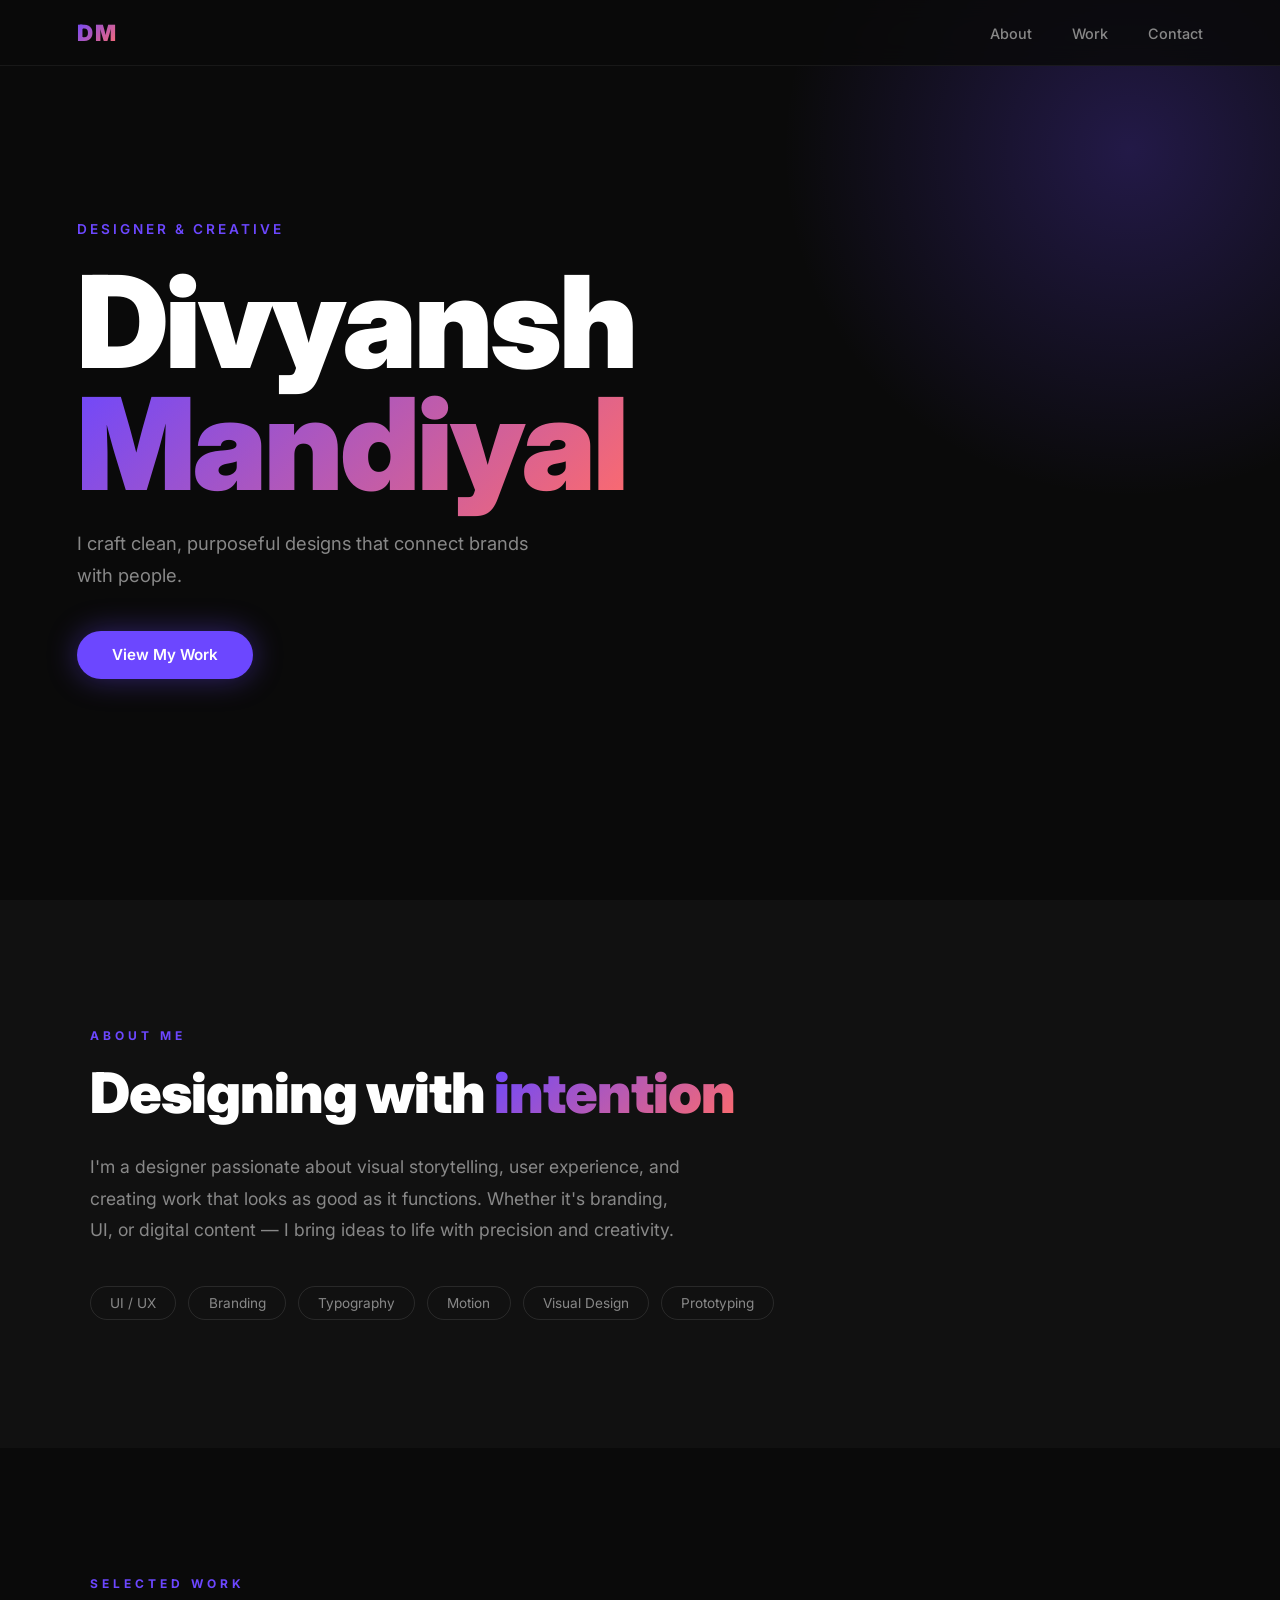
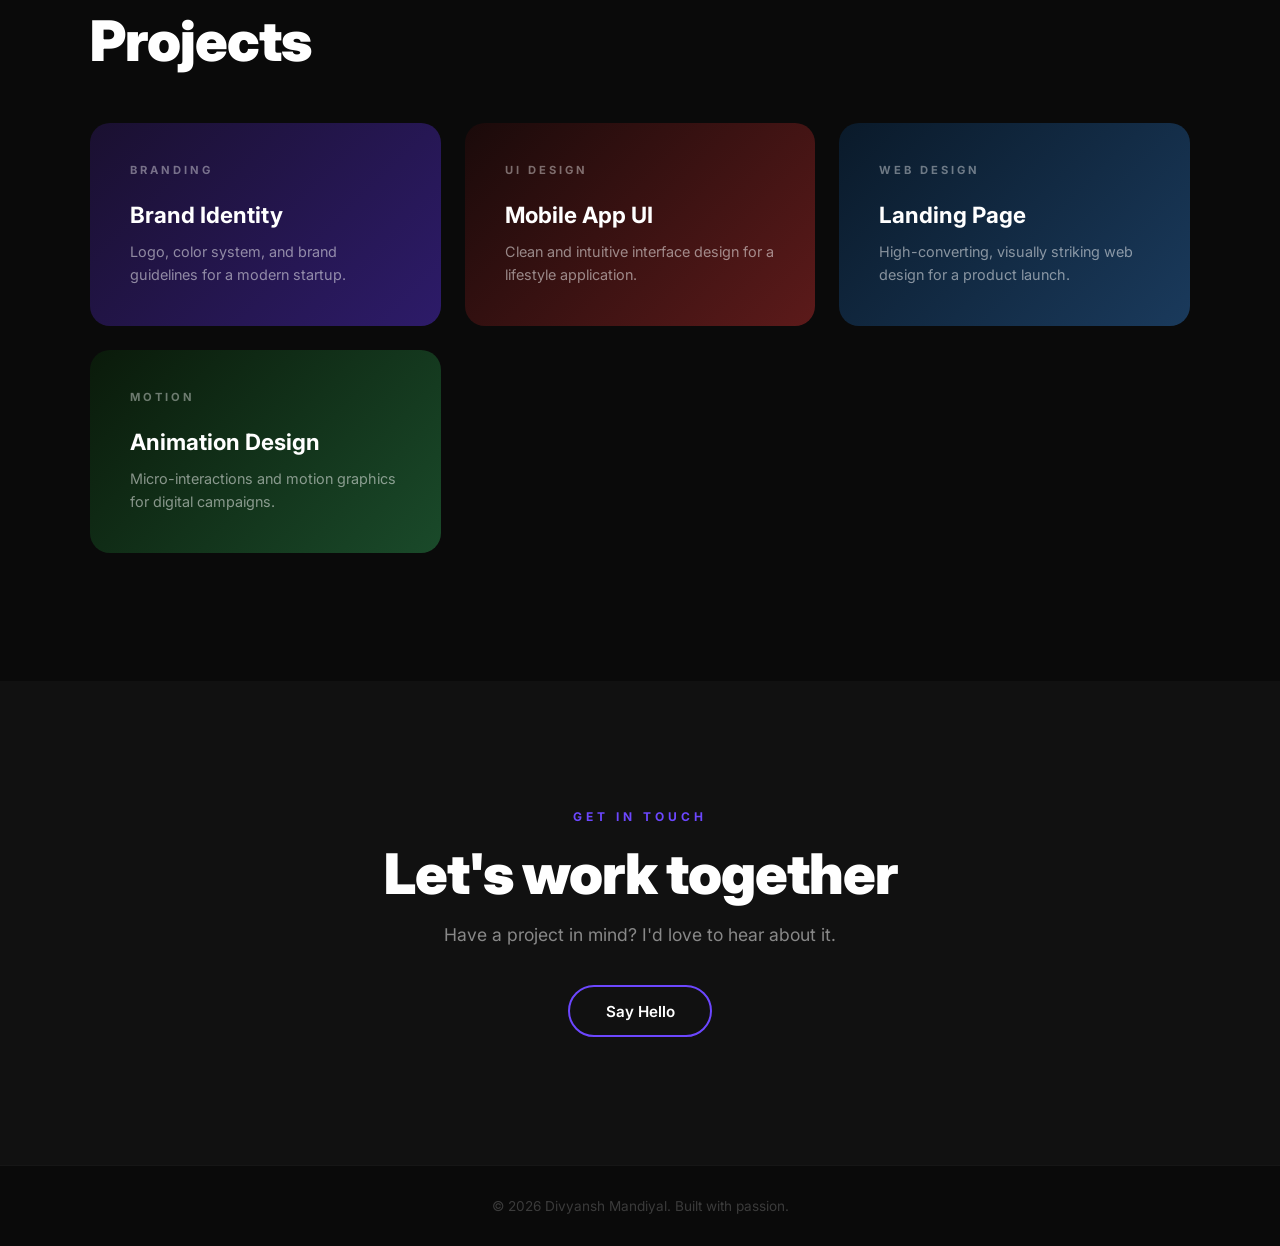
<file: index.html>
<!DOCTYPE html>
<html lang="en">
<head>
  <meta charset="UTF-8" />
  <meta name="viewport" content="width=device-width, initial-scale=1.0"/>
  <title>Divyansh Mandiyal — Design Portfolio</title>
  <link rel="stylesheet" href="style.css" />
  <link href="https://fonts.googleapis.com/css2?family=Inter:wght@300;400;600;700;900&display=swap" rel="stylesheet"/>
</head>
<body>

  <!-- NAV -->
  <nav>
    <div class="nav-logo">DM</div>
    <ul class="nav-links">
      <li><a href="#about">About</a></li>
      <li><a href="#work">Work</a></li>
      <li><a href="#contact">Contact</a></li>
    </ul>
  </nav>

  <!-- HERO -->
  <section class="hero">
    <div class="hero-content">
      <p class="hero-tag">Designer & Creative</p>
      <h1>Divyansh<br/><span>Mandiyal</span></h1>
      <p class="hero-sub">I craft clean, purposeful designs that connect brands with people.</p>
      <a href="#work" class="btn">View My Work</a>
    </div>
    <div class="hero-blob"></div>
  </section>

  <!-- ABOUT -->
  <section id="about" class="about">
    <div class="section-inner">
      <span class="section-label">About Me</span>
      <h2>Designing with <em>intention</em></h2>
      <p>I'm a designer passionate about visual storytelling, user experience, and creating work that looks as good as it functions. Whether it's branding, UI, or digital content — I bring ideas to life with precision and creativity.</p>
      <div class="skills">
        <span>UI / UX</span>
        <span>Branding</span>
        <span>Typography</span>
        <span>Motion</span>
        <span>Visual Design</span>
        <span>Prototyping</span>
      </div>
    </div>
  </section>

  <!-- WORK -->
  <section id="work" class="work">
    <div class="section-inner">
      <span class="section-label">Selected Work</span>
      <h2>Projects</h2>
      <div class="grid">
        <div class="card card-1">
          <div class="card-tag">Branding</div>
          <h3>Brand Identity</h3>
          <p>Logo, color system, and brand guidelines for a modern startup.</p>
        </div>
        <div class="card card-2">
          <div class="card-tag">UI Design</div>
          <h3>Mobile App UI</h3>
          <p>Clean and intuitive interface design for a lifestyle application.</p>
        </div>
        <div class="card card-3">
          <div class="card-tag">Web Design</div>
          <h3>Landing Page</h3>
          <p>High-converting, visually striking web design for a product launch.</p>
        </div>
        <div class="card card-4">
          <div class="card-tag">Motion</div>
          <h3>Animation Design</h3>
          <p>Micro-interactions and motion graphics for digital campaigns.</p>
        </div>
      </div>
    </div>
  </section>

  <!-- CONTACT -->
  <section id="contact" class="contact">
    <div class="section-inner">
      <span class="section-label">Get In Touch</span>
      <h2>Let's work together</h2>
      <p>Have a project in mind? I'd love to hear about it.</p>
      <a href="mailto:hello@divyanshmandiyal.com" class="btn btn-outline">Say Hello</a>
    </div>
  </section>

  <!-- FOOTER -->
  <footer>
    <p>© 2026 Divyansh Mandiyal. Built with passion.</p>
  </footer>

</body>
</html>
</file>
<file: style.css>
*, *::before, *::after { box-sizing: border-box; margin: 0; padding: 0; }

:root {
  --black: #0a0a0a;
  --white: #ffffff;
  --accent: #6c47ff;
  --accent2: #ff6b6b;
  --gray: #888;
  --light: #f4f4f8;
}

html { scroll-behavior: smooth; }

body {
  font-family: 'Inter', sans-serif;
  background: var(--black);
  color: var(--white);
  overflow-x: hidden;
}

/* NAV */
nav {
  position: fixed;
  top: 0; left: 0; right: 0;
  display: flex;
  justify-content: space-between;
  align-items: center;
  padding: 1.2rem 6%;
  background: rgba(10,10,10,0.85);
  backdrop-filter: blur(12px);
  z-index: 100;
  border-bottom: 1px solid rgba(255,255,255,0.06);
}

.nav-logo {
  font-size: 1.4rem;
  font-weight: 900;
  letter-spacing: 2px;
  background: linear-gradient(135deg, var(--accent), var(--accent2));
  -webkit-background-clip: text;
  -webkit-text-fill-color: transparent;
}

.nav-links { list-style: none; display: flex; gap: 2.5rem; }
.nav-links a {
  text-decoration: none;
  color: var(--gray);
  font-size: 0.9rem;
  font-weight: 500;
  transition: color 0.2s;
}
.nav-links a:hover { color: var(--white); }

/* HERO */
.hero {
  min-height: 100vh;
  display: flex;
  align-items: center;
  padding: 0 6%;
  position: relative;
  overflow: hidden;
}

.hero-content { position: relative; z-index: 2; max-width: 700px; }

.hero-tag {
  font-size: 0.85rem;
  font-weight: 600;
  letter-spacing: 3px;
  text-transform: uppercase;
  color: var(--accent);
  margin-bottom: 1.5rem;
}

.hero h1 {
  font-size: clamp(3.5rem, 10vw, 8rem);
  font-weight: 900;
  line-height: 0.95;
  letter-spacing: -3px;
  margin-bottom: 1.5rem;
}

.hero h1 span {
  background: linear-gradient(135deg, var(--accent), var(--accent2));
  -webkit-background-clip: text;
  -webkit-text-fill-color: transparent;
}

.hero-sub {
  font-size: 1.15rem;
  color: var(--gray);
  max-width: 480px;
  line-height: 1.7;
  margin-bottom: 2.5rem;
}

.hero-blob {
  position: absolute;
  top: -200px; right: -200px;
  width: 700px; height: 700px;
  background: radial-gradient(circle, rgba(108,71,255,0.25) 0%, transparent 70%);
  border-radius: 50%;
  pointer-events: none;
}

/* BUTTONS */
.btn {
  display: inline-block;
  padding: 0.9rem 2.2rem;
  background: var(--accent);
  color: var(--white);
  text-decoration: none;
  border-radius: 50px;
  font-weight: 600;
  font-size: 0.95rem;
  transition: transform 0.2s, box-shadow 0.2s;
  box-shadow: 0 0 30px rgba(108,71,255,0.4);
}
.btn:hover {
  transform: translateY(-2px);
  box-shadow: 0 8px 40px rgba(108,71,255,0.6);
}

.btn-outline {
  background: transparent;
  border: 2px solid var(--accent);
  box-shadow: none;
}
.btn-outline:hover {
  background: var(--accent);
  box-shadow: 0 8px 40px rgba(108,71,255,0.5);
}

/* SECTIONS */
.section-inner { max-width: 1100px; margin: 0 auto; }

.section-label {
  font-size: 0.75rem;
  font-weight: 700;
  letter-spacing: 4px;
  text-transform: uppercase;
  color: var(--accent);
  display: block;
  margin-bottom: 1rem;
}

/* ABOUT */
.about {
  padding: 8rem 6%;
  background: #111;
}

.about h2 {
  font-size: clamp(2rem, 5vw, 3.5rem);
  font-weight: 900;
  letter-spacing: -1px;
  margin-bottom: 1.5rem;
}
.about h2 em {
  font-style: normal;
  background: linear-gradient(135deg, var(--accent), var(--accent2));
  -webkit-background-clip: text;
  -webkit-text-fill-color: transparent;
}

.about p {
  font-size: 1.1rem;
  color: var(--gray);
  max-width: 600px;
  line-height: 1.8;
  margin-bottom: 2.5rem;
}

.skills { display: flex; flex-wrap: wrap; gap: 0.75rem; }
.skills span {
  padding: 0.5rem 1.2rem;
  border: 1px solid rgba(255,255,255,0.1);
  border-radius: 50px;
  font-size: 0.85rem;
  color: var(--gray);
  transition: border-color 0.2s, color 0.2s;
}
.skills span:hover {
  border-color: var(--accent);
  color: var(--white);
}

/* WORK */
.work { padding: 8rem 6%; }

.work h2 {
  font-size: clamp(2rem, 5vw, 3.5rem);
  font-weight: 900;
  letter-spacing: -1px;
  margin-bottom: 3rem;
}

.grid {
  display: grid;
  grid-template-columns: repeat(auto-fit, minmax(280px, 1fr));
  gap: 1.5rem;
}

.card {
  border-radius: 20px;
  padding: 2.5rem;
  position: relative;
  overflow: hidden;
  transition: transform 0.3s;
  cursor: pointer;
}
.card:hover { transform: translateY(-6px); }

.card-1 { background: linear-gradient(135deg, #1a1030, #2d1b69); }
.card-2 { background: linear-gradient(135deg, #1a0a0a, #5c1a1a); }
.card-3 { background: linear-gradient(135deg, #0a1a2a, #1a3a5c); }
.card-4 { background: linear-gradient(135deg, #0a1a0a, #1a4a2a); }

.card-tag {
  font-size: 0.7rem;
  font-weight: 700;
  letter-spacing: 3px;
  text-transform: uppercase;
  color: rgba(255,255,255,0.4);
  margin-bottom: 1.5rem;
}

.card h3 {
  font-size: 1.4rem;
  font-weight: 700;
  margin-bottom: 0.75rem;
}

.card p {
  font-size: 0.9rem;
  color: rgba(255,255,255,0.5);
  line-height: 1.6;
}

/* CONTACT */
.contact {
  padding: 8rem 6%;
  background: #111;
  text-align: center;
}

.contact h2 {
  font-size: clamp(2rem, 5vw, 3.5rem);
  font-weight: 900;
  letter-spacing: -1px;
  margin-bottom: 1rem;
}

.contact p {
  color: var(--gray);
  font-size: 1.1rem;
  margin-bottom: 2.5rem;
}

/* FOOTER */
footer {
  padding: 2rem 6%;
  text-align: center;
  color: rgba(255,255,255,0.2);
  font-size: 0.85rem;
  border-top: 1px solid rgba(255,255,255,0.05);
}

/* RESPONSIVE */
@media (max-width: 768px) {
  .nav-links { gap: 1.5rem; }
  .hero { padding-top: 5rem; }
  .grid { grid-template-columns: 1fr; }
}
</file>
